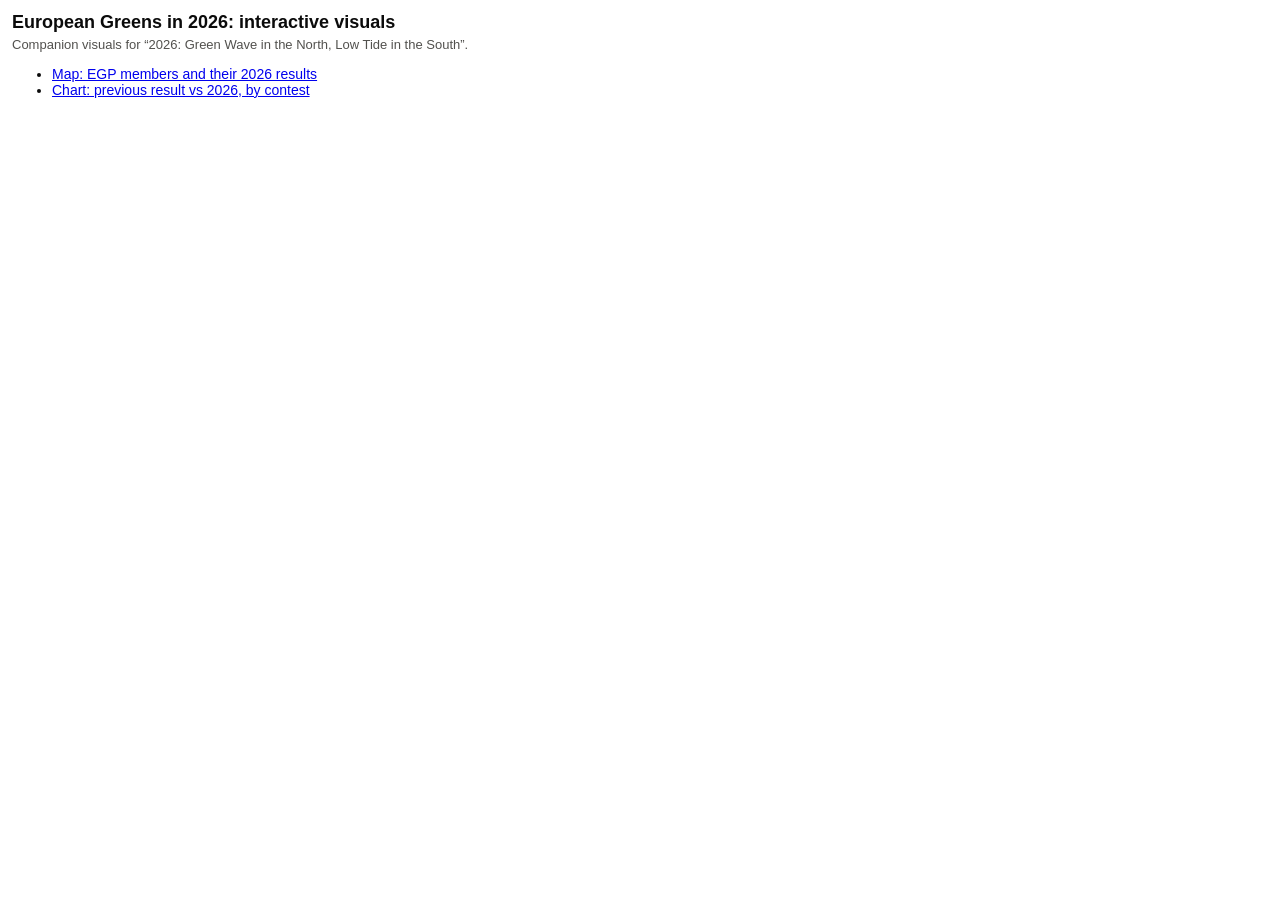
<file: index.html>
<!DOCTYPE html>
<html lang="en">
<head>
<meta charset="utf-8">
<meta name="viewport" content="width=device-width, initial-scale=1">
<title>European Greens in 2026: interactive visuals</title>
<link rel="stylesheet" href="style.css">
</head>
<body>
<h1>European Greens in 2026: interactive visuals</h1>
<p class="sub">Companion visuals for “2026: Green Wave in the North, Low Tide in the South”.</p>
<ul>
  <li><a href="map.html">Map: EGP members and their 2026 results</a></li>
  <li><a href="dumbbell.html">Chart: previous result vs 2026, by contest</a></li>
</ul>
</body>
</html>
</file>
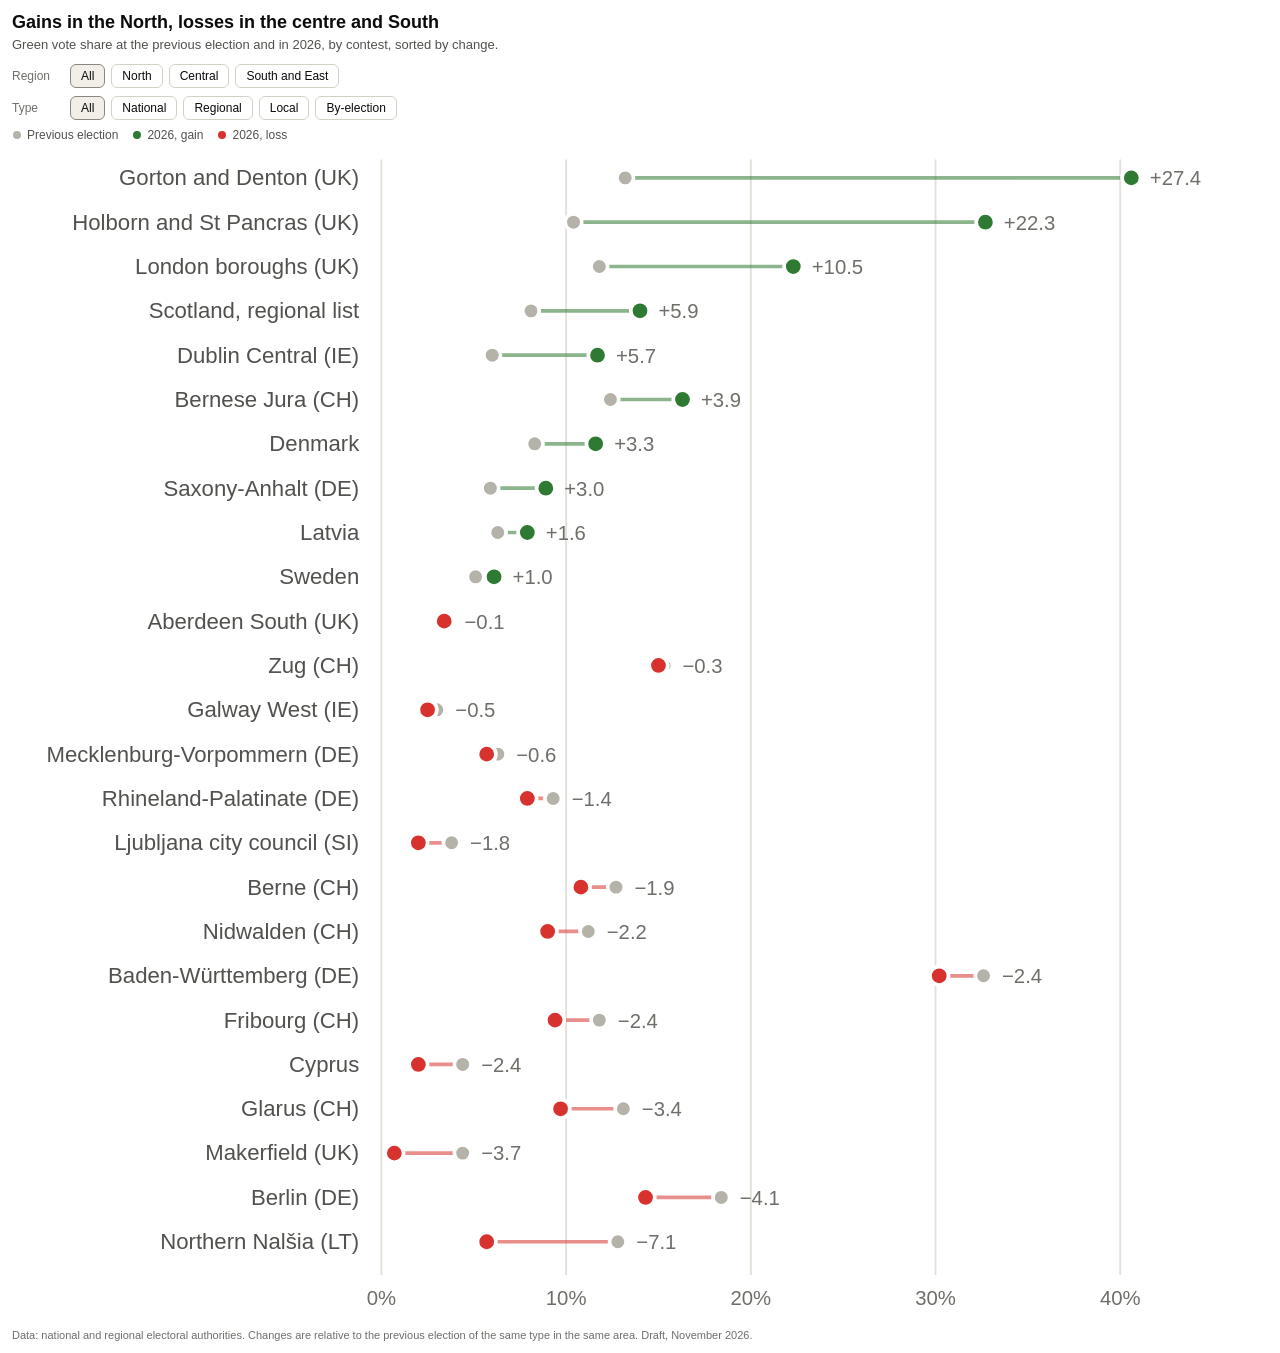
<file: dumbbell.html>
<!DOCTYPE html>
<html lang="en">
<head>
<meta charset="utf-8">
<meta name="viewport" content="width=device-width, initial-scale=1">
<title>European Greens in 2026: previous result vs 2026</title>
<link rel="stylesheet" href="style.css">
</head>
<body>
<h1>Gains in the North, losses in the centre and South</h1>
<p class="sub">Green vote share at the previous election and in 2026, by contest, sorted by change.</p>
<div class="filters" id="fRegion" role="group" aria-label="Filter by region"><span class="label">Region</span></div>
<div class="filters" id="fType" role="group" aria-label="Filter by election type"><span class="label">Type</span></div>
<div class="legend">
  <span><svg width="10" height="10" aria-hidden="true"><circle cx="5" cy="5" r="4" fill="var(--prev)"/></svg>Previous election</span>
  <span><svg width="10" height="10" aria-hidden="true"><circle cx="5" cy="5" r="4" fill="var(--gain)"/></svg>2026, gain</span>
  <span><svg width="10" height="10" aria-hidden="true"><circle cx="5" cy="5" r="4" fill="var(--loss)"/></svg>2026, loss</span>
</div>
<div class="chart" id="wrap">
  <div id="chart"></div>
  <div class="tip" id="tip" role="status"></div>
</div>
<p class="source">Data: national and regional electoral authorities. Changes are relative to the previous election of the same type in the same area. Draft, November 2026.</p>

<script src="lib/d3.min.js"></script>
<script>
const css = n => getComputedStyle(document.documentElement).getPropertyValue(n).trim();
let rowsAll = [], fR = 'All', fT = 'All';
const W = 680, LEFT = 200, RIGHT = 60, RH = 24;
const x = d3.scaleLinear().domain([0, 42]).range([LEFT, W - RIGHT]);
const host = d3.select('#chart'), tip = d3.select('#tip'), wrap = document.getElementById('wrap');
const fmt = v => (v > 0 ? '+' : v < 0 ? '−' : '±') + Math.abs(v).toFixed(1);

function buttons(id, options, set) {
  const el = d3.select('#' + id);
  options.forEach(o => el.append('button').text(o).attr('aria-pressed', o === 'All')
    .on('click', function () { set(o); el.selectAll('button').attr('aria-pressed', function () { return this.textContent === o; }); draw(); }));
}
buttons('fRegion', ['All', 'North', 'Central', 'South and East'], v => fR = v);
buttons('fType', ['All', 'National', 'Regional', 'Local', 'By-election'], v => fT = v);

function draw() {
  const rows = rowsAll.filter(d => (fR === 'All' || d.region === fR) && (fT === 'All' || d.type === fT))
    .sort((a, b) => b.change - a.change);
  host.html('');
  if (!rows.length) { host.append('p').attr('class', 'empty').text('No contests match these filters.'); return; }
  const H = rows.length * RH + 30;
  const svg = host.append('svg').attr('viewBox', `0 0 ${W} ${H}`).attr('width', '100%')
    .attr('role', 'img').attr('aria-label', 'Previous and 2026 Green vote share per contest');
  [0, 10, 20, 30, 40].forEach(v => {
    svg.append('line').attr('x1', x(v)).attr('x2', x(v)).attr('y1', 4).attr('y2', H - 22).attr('stroke', css('--grid'));
    svg.append('text').attr('x', x(v)).attr('y', H - 6).attr('text-anchor', 'middle').attr('font-size', 11).attr('fill', css('--ink-3')).text(v + '%');
  });
  const surface = css('--surface');
  const g = svg.selectAll('g.row').data(rows).join('g').attr('class', 'row').attr('transform', (d, i) => `translate(0,${i * RH + 14})`);
  g.append('rect').attr('x', 0).attr('y', -RH / 2).attr('width', W).attr('height', RH).attr('fill', 'transparent');
  g.append('text').attr('x', LEFT - 12).attr('y', 4).attr('text-anchor', 'end').attr('font-size', 12).attr('fill', css('--ink-2')).text(d => d.contest);
  g.append('line').attr('x1', d => x(d.previous)).attr('x2', d => x(d.result))
    .attr('stroke', d => d.change >= 0 ? css('--gain') : css('--loss')).attr('stroke-width', 2).attr('stroke-linecap', 'round').attr('opacity', 0.55);
  g.append('circle').attr('cx', d => x(d.previous)).attr('r', 4.5).attr('fill', css('--prev')).attr('stroke', surface).attr('stroke-width', 2);
  g.append('circle').attr('cx', d => x(d.result)).attr('r', 5)
    .attr('fill', d => d.change >= 0 ? css('--gain') : css('--loss')).attr('stroke', surface).attr('stroke-width', 2);
  g.append('text').attr('x', d => x(Math.max(d.previous, d.result)) + 10).attr('y', 4).attr('font-size', 11).attr('fill', css('--ink-3')).text(d => fmt(d.change));
  g.on('mousemove', (ev, d) => {
    const b = wrap.getBoundingClientRect();
    let px = ev.clientX - b.left + 12, py = ev.clientY - b.top + 12;
    if (px > b.width - 240) px -= 252;
    tip.html(`<b>${d.contest}</b><br><span class="muted">${d.party} · ${d.type}</span><br>${d.previous.toFixed(1)}% → <b>${d.result.toFixed(1)}%</b> <span class="muted">(${fmt(d.change)} pts)</span>`)
      .style('left', px + 'px').style('top', py + 'px').style('opacity', 1);
  }).on('mouseleave', () => tip.style('opacity', 0));
}

d3.csv('data/contests.csv', d => ({
  contest: d.contest, region: d.region, type: d.type, party: d.party,
  previous: +d.previous, result: +d.result, change: +(d.result - d.previous).toFixed(1)
})).then(data => { rowsAll = data; draw(); });
</script>
</body>
</html>
</file>
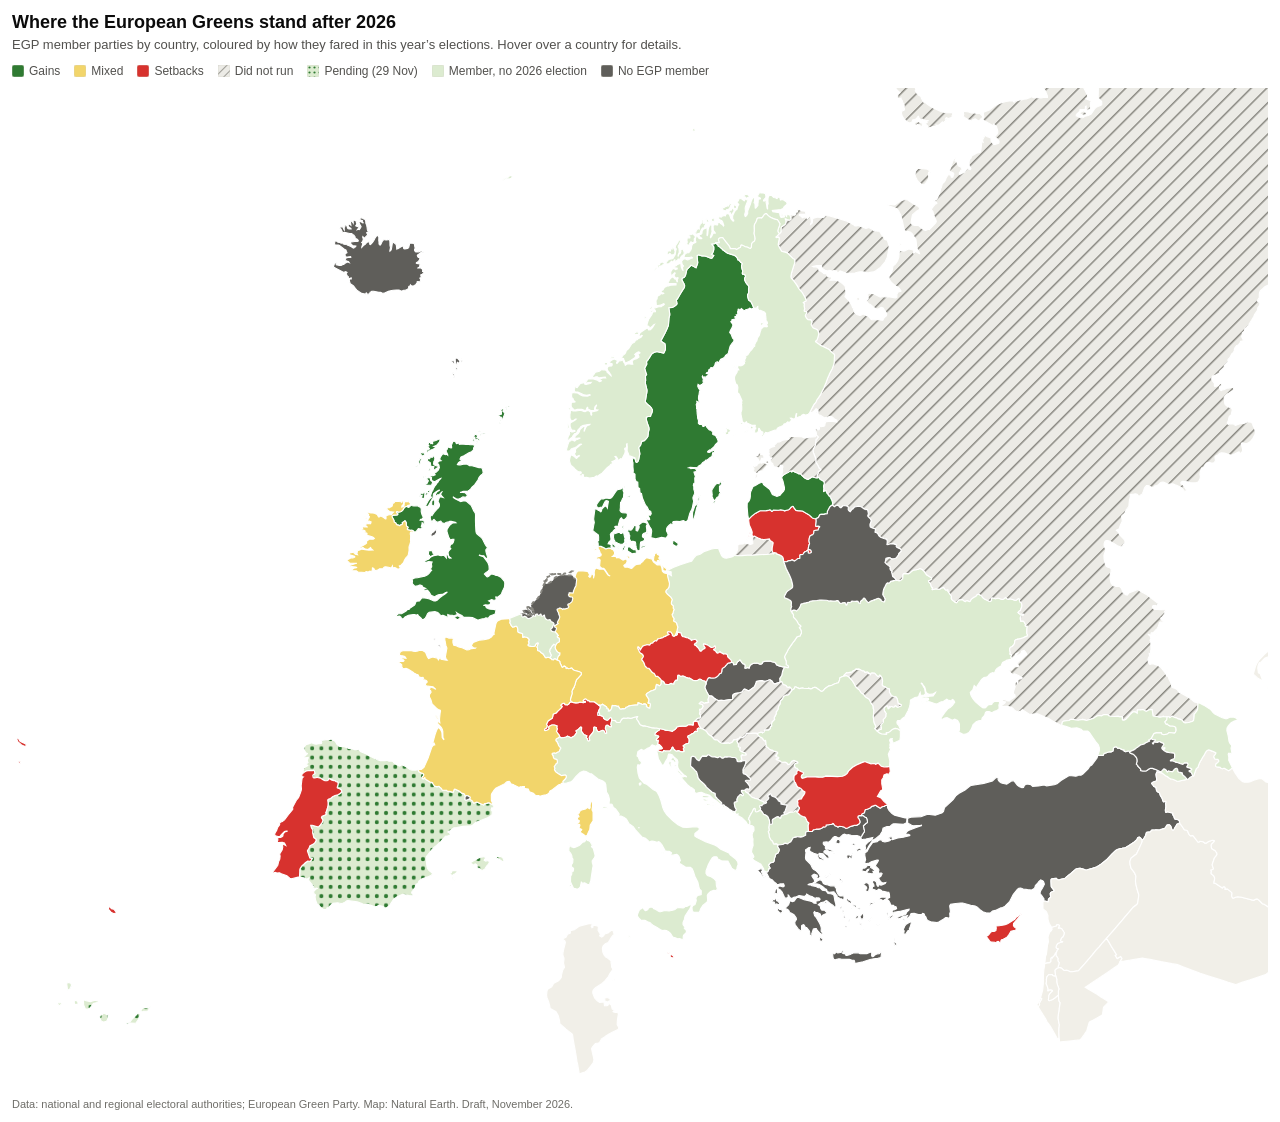
<file: map.html>
<!DOCTYPE html>
<html lang="en">
<head>
<meta charset="utf-8">
<meta name="viewport" content="width=device-width, initial-scale=1">
<title>European Green Party members and their 2026 results</title>
<link rel="stylesheet" href="style.css">
</head>
<body>
<h1>Where the European Greens stand after 2026</h1>
<p class="sub">EGP member parties by country, coloured by how they fared in this year’s elections. Hover over a country for details.</p>
<div class="legend" id="legend"></div>
<div class="chart" id="wrap">
  <div id="map"></div>
  <div class="tip" id="tip" role="status"></div>
</div>
<p class="source">Data: national and regional electoral authorities; European Green Party. Map: Natural Earth. Draft, November 2026.</p>

<script src="lib/d3.min.js"></script>
<script>
const css = n => getComputedStyle(document.documentElement).getPropertyValue(n).trim();
const CAT = {
  gains:       { label: 'Gains', fill: () => css('--gain') },
  mixed:       { label: 'Mixed', fill: () => css('--mixed') },
  setbacks:    { label: 'Setbacks', fill: () => css('--loss') },
  did_not_run: { label: 'Did not run', fill: () => 'url(#hatch)' },
  pending:     { label: 'Pending (29 Nov)', fill: () => 'url(#dots)' },
  no_election: { label: 'Member, no 2026 election', fill: () => css('--member') }
};
const W = 680, H = 540;
const svg = d3.select('#map').append('svg')
  .attr('viewBox', `0 0 ${W} ${H}`).attr('width', '100%')
  .attr('role', 'img').attr('aria-label', 'Map of European Green Party member countries coloured by 2026 outcome. Crimea is shown as part of Ukraine and Cyprus as one country.');
const defs = svg.append('defs');
const hatch = defs.append('pattern').attr('id', 'hatch').attr('width', 6).attr('height', 6)
  .attr('patternUnits', 'userSpaceOnUse').attr('patternTransform', 'rotate(45)');
hatch.append('rect').attr('width', 6).attr('height', 6).attr('fill', css('--hatch-bg'));
hatch.append('line').attr('x1', 0).attr('y1', 0).attr('x2', 0).attr('y2', 6).attr('stroke', css('--hatch-line')).attr('stroke-width', 1.6);
const dots = defs.append('pattern').attr('id', 'dots').attr('width', 5).attr('height', 5).attr('patternUnits', 'userSpaceOnUse');
dots.append('rect').attr('width', 5).attr('height', 5).attr('fill', css('--member'));
dots.append('circle').attr('cx', 2.5).attr('cy', 2.5).attr('r', 1.1).attr('fill', css('--gain'));

const legend = d3.select('#legend');
const swatch = fill => `<svg width="12" height="12" aria-hidden="true"><rect width="12" height="12" rx="2" fill="${fill}" stroke="${css('--border')}" stroke-width="0.5"/></svg>`;
Object.values(CAT).forEach(c => legend.append('span').html(swatch(c.fill()) + c.label));
legend.append('span').html(swatch(css('--none')) + 'No EGP member');

const frame = { type: 'MultiPoint', coordinates: [[-24, 36], [-10, 64], [30, 71], [50, 62], [50, 38], [25, 34], [0, 35]] };
const projection = d3.geoAzimuthalEqualArea().rotate([-14, -52]).fitExtent([[8, 8], [W - 8, H - 8]], frame);
const path = d3.geoPath(projection);
const tip = d3.select('#tip'), wrap = document.getElementById('wrap');

const EUROPE = new Set(['Belarus','Slovakia','Bosnia and Herzegovina','Kosovo','Greece','Armenia','Turkey','Iceland','Liechtenstein','Andorra','Monaco','San Marino','Vatican','Faroe Islands','Isle of Man','Jersey','Guernsey','Netherlands']);
Promise.all([d3.json('data/europe.geo.json'), d3.json('data/members.json')]).then(([geo, data]) => {
  const M = data.countries, notes = data.notes || {};
  const fill = name => M[name] ? CAT[M[name].status].fill() : EUROPE.has(name) ? css('--none') : css('--outside');
  const html = name => {
    if (notes[name]) return `<b>${name}</b><br><span class="muted">${notes[name]}</span>`;
    const m = M[name];
    if (!m) return EUROPE.has(name) ? `<b>${name}</b><br><span class="muted">No EGP member</span>` : `<b>${name}</b>`;
    return `<b>${name}</b> · <span class="muted">${CAT[m.status].label}</span><br>${m.party}` +
      (m.result ? `<br><span class="muted">${m.result}</span>` : '');
  };
  const base = css('--surface');
  svg.append('g').selectAll('path').data(geo.features).join('path')
    .attr('d', path)
    .attr('fill', d => fill(d.properties.name))
    .attr('stroke', d => notes[d.properties.name] ? css('--border-strong') : base)
    .attr('stroke-width', d => notes[d.properties.name] ? 1 : 0.6)
    .attr('stroke-dasharray', d => notes[d.properties.name] ? '2 2' : null)
    .on('mousemove', (ev, d) => {
      const b = wrap.getBoundingClientRect();
      let x = ev.clientX - b.left + 12, y = ev.clientY - b.top + 12;
      if (x > b.width - 260) x -= 272;
      tip.html(html(d.properties.name)).style('left', x + 'px').style('top', y + 'px').style('opacity', 1);
      d3.select(ev.currentTarget).attr('stroke', css('--ink')).raise();
    })
    .on('mouseleave', (ev, d) => {
      tip.style('opacity', 0);
      d3.select(ev.currentTarget).attr('stroke', notes[d.properties.name] ? css('--border-strong') : base);
    });
});
</script>
</body>
</html>
</file>
<file: style.css>
:root {
  --surface: #ffffff;
  --ink: #0b0b0b;
  --ink-2: #52514e;
  --ink-3: #6f6e69;
  --border: #d3d1c7;
  --border-strong: #888780;
  --chip: #f1efe8;
  --grid: #e1e0d9;
  --gain: #2f7a32;
  --loss: #d7322e;
  --mixed: #f2d56b;
  --prev: #b4b2a9;
  --none: #5f5e5a;
  --member: #dcebd0;
  --outside: #f1efe8;
  --hatch-bg: #ecebe6;
  --hatch-line: #888780;
}
@media (prefers-color-scheme: dark) {
  :root {
    --surface: #151515;
    --ink: #f0efec;
    --ink-2: #c3c2b7;
    --ink-3: #9a9992;
    --border: #444441;
    --border-strong: #898781;
    --chip: #262624;
    --grid: #2c2c2a;
    --gain: #3f9a43;
    --loss: #e66767;
    --mixed: #e6c95a;
    --prev: #6b6a65;
    --none: #3a3a37;
    --member: #2e4a2c;
    --outside: #222221;
    --hatch-bg: #2a2a28;
    --hatch-line: #898781;
  }
}
* { box-sizing: border-box; }
body {
  margin: 0;
  padding: 12px;
  background: var(--surface);
  color: var(--ink);
  font-family: Arial, Helvetica, sans-serif;
  font-size: 14px;
}
.sr-only { position: absolute; width: 1px; height: 1px; overflow: hidden; clip: rect(0 0 0 0); white-space: nowrap; }
h1 { font-size: 18px; font-weight: 700; margin: 0 0 4px; }
.sub { color: var(--ink-2); margin: 0 0 12px; font-size: 13px; }
.legend { display: flex; flex-wrap: wrap; gap: 6px 14px; font-size: 12px; color: var(--ink-2); margin: 0 0 10px; }
.legend span { display: flex; align-items: center; gap: 5px; }
.filters { display: flex; flex-wrap: wrap; gap: 6px; align-items: center; margin: 0 0 8px; }
.filters .label { font-size: 12px; color: var(--ink-3); width: 52px; }
.filters button {
  font: inherit; font-size: 12px; padding: 4px 10px; border-radius: 6px;
  border: 1px solid var(--border); background: transparent; color: var(--ink); cursor: pointer;
}
.filters button[aria-pressed="true"] { background: var(--chip); border-color: var(--border-strong); }
.filters button:focus-visible { outline: 2px solid var(--gain); outline-offset: 1px; }
.chart { position: relative; width: 100%; }
.tip {
  position: absolute; pointer-events: none; opacity: 0;
  background: var(--surface); color: var(--ink);
  border: 1px solid var(--border-strong); border-radius: 6px;
  padding: 8px 10px; font-size: 12px; line-height: 1.5; max-width: 250px;
}
.tip b { font-weight: 700; }
.tip .muted { color: var(--ink-2); }
.source { margin: 10px 0 0; font-size: 11px; color: var(--ink-3); }
.empty { font-size: 13px; color: var(--ink-2); }
</file>
